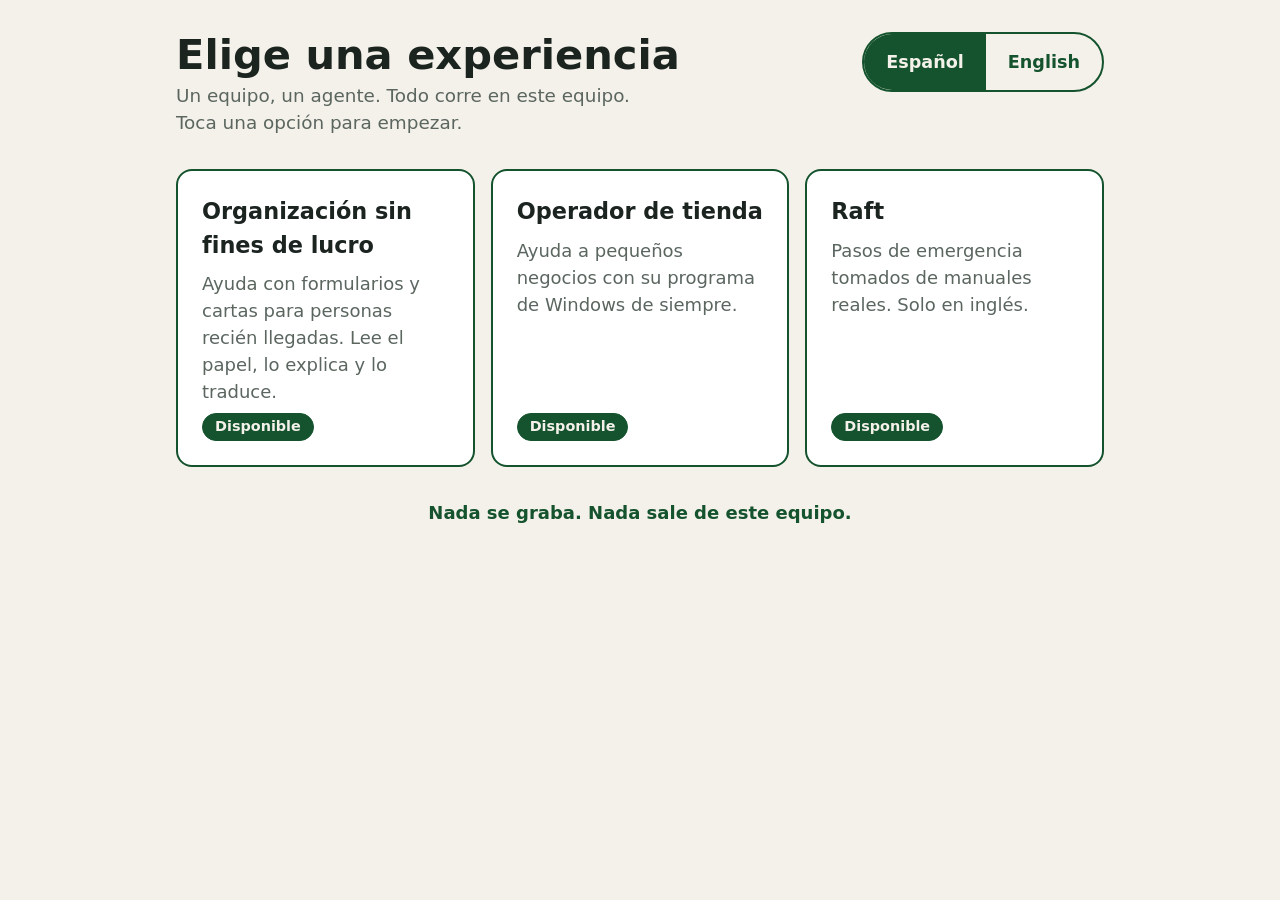
<file: apps/launcher/index.html>
<!DOCTYPE html>
<html lang="es">
<head>
<meta charset="utf-8">
<meta name="viewport" content="width=device-width, initial-scale=1">
<link rel="icon" type="image/svg+xml" href="/favicon.ico">
<title>AI Kiosk — Elige una experiencia</title>
<link rel="stylesheet" href="styles.css">
</head>
<body>
<main class="launcher">
  <header>
    <div>
      <h1 data-i18n="title">Elige una experiencia</h1>
      <p class="subtitle" data-i18n="subtitle">Un equipo, un agente. Todo corre en este equipo. Toca una opción para empezar.</p>
    </div>
    <div class="lang-toggle" role="group" aria-label="Idioma / Language">
      <button type="button" id="lang-es" aria-pressed="true">Español</button>
      <button type="button" id="lang-en" aria-pressed="false">English</button>
    </div>
  </header>

  <ul class="cards">
    <li>
      <a class="card" href="../kiosk-intercambio/" data-keep-query>
        <h2 data-i18n="nonprofit_name">Organización sin fines de lucro</h2>
        <p data-i18n="nonprofit_desc">Ayuda con formularios y cartas para personas recién llegadas. Lee el papel, lo explica y lo traduce.</p>
        <span class="tag live" data-i18n="live">Disponible</span>
      </a>
    </li>
    <li>
      <a class="card" href="../kiosk-shop/" data-keep-query>
        <h2 data-i18n="shop_name">Operador de tienda</h2>
        <p data-i18n="shop_desc">Ayuda a pequeños negocios con su programa de Windows de siempre.</p>
        <span class="tag live" data-i18n="live">Disponible</span>
      </a>
    </li>
    <li>
      <a class="card" href="../kiosk-raft/" data-keep-query>
        <h2 data-i18n="lifeboat_name">Raft</h2>
        <p data-i18n="lifeboat_desc">Pasos de emergencia tomados de manuales reales. Solo en inglés.</p>
        <span class="tag live" data-i18n="live">Disponible</span>
      </a>
    </li>
  </ul>

  <p class="privacy" data-i18n="privacy">Nada se graba. Nada sale de este equipo.</p>
</main>
<script src="app.js"></script>
</body>
</html>
</file>
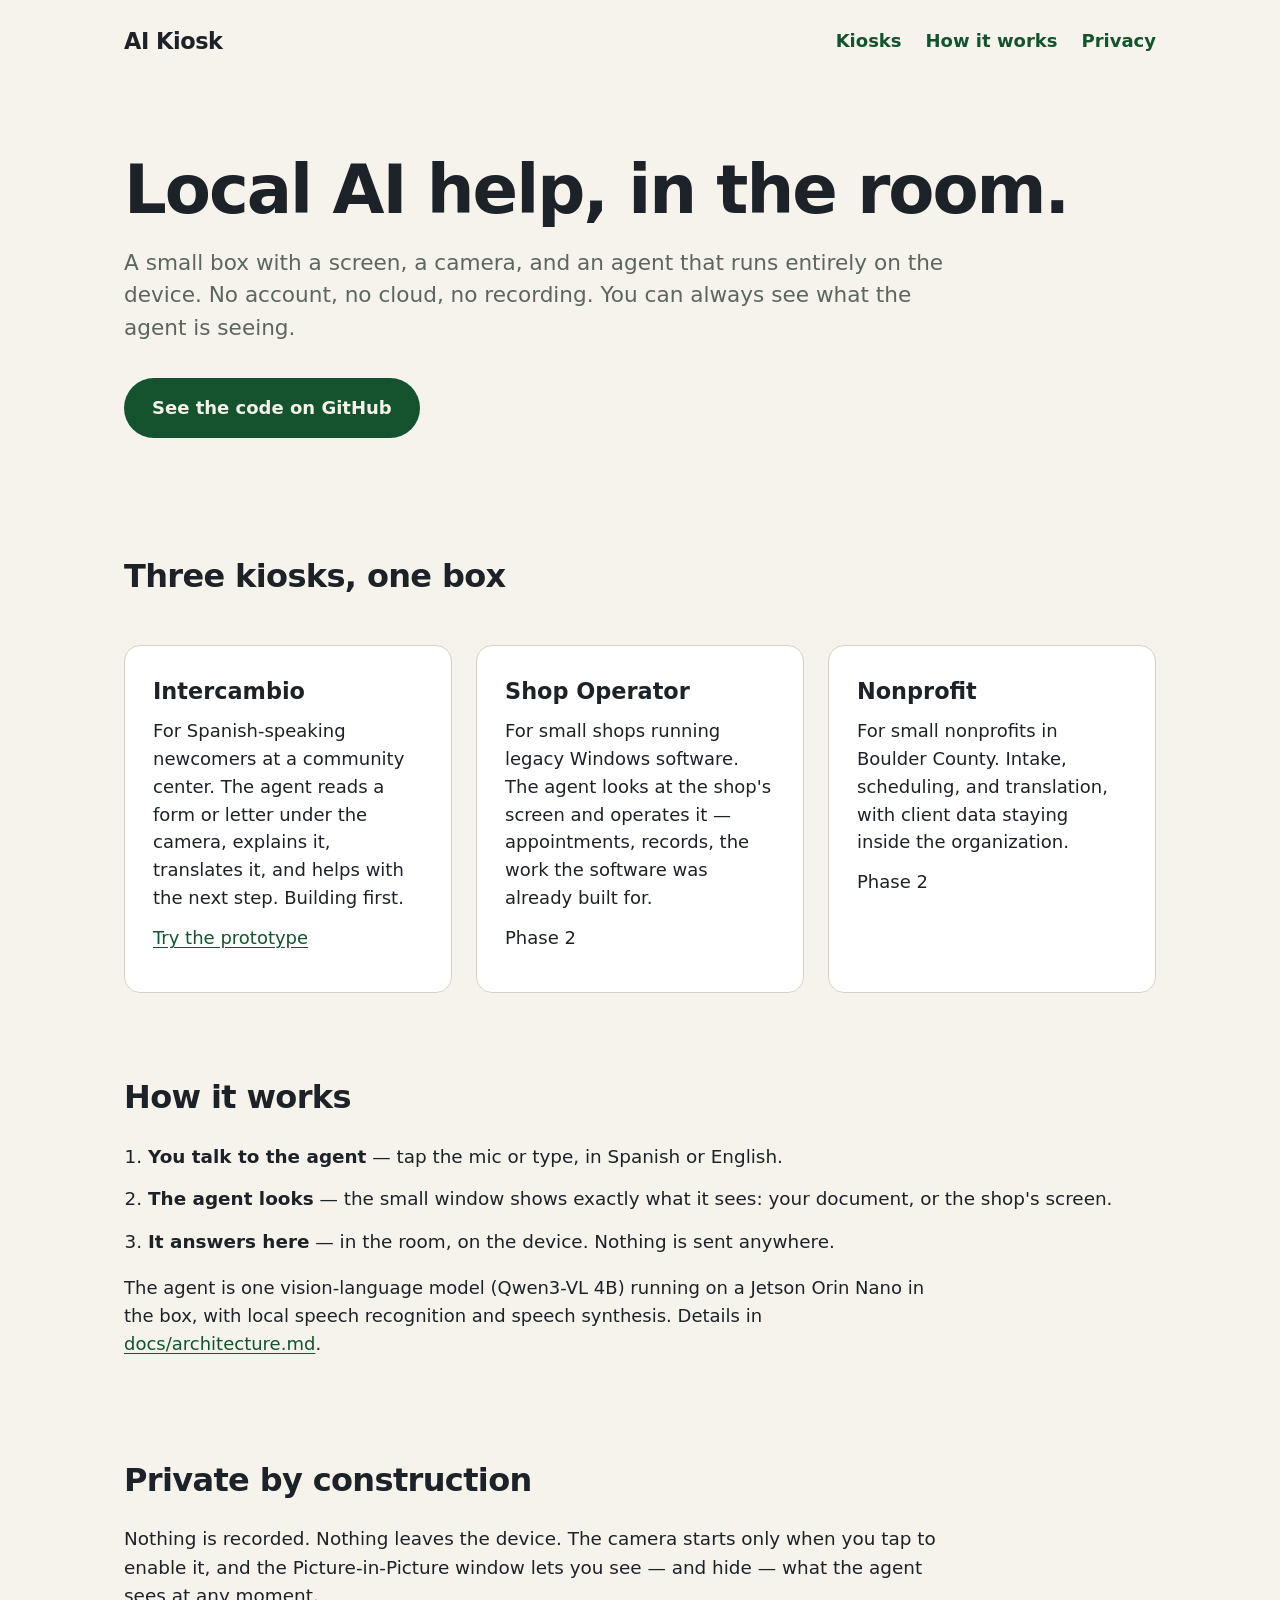
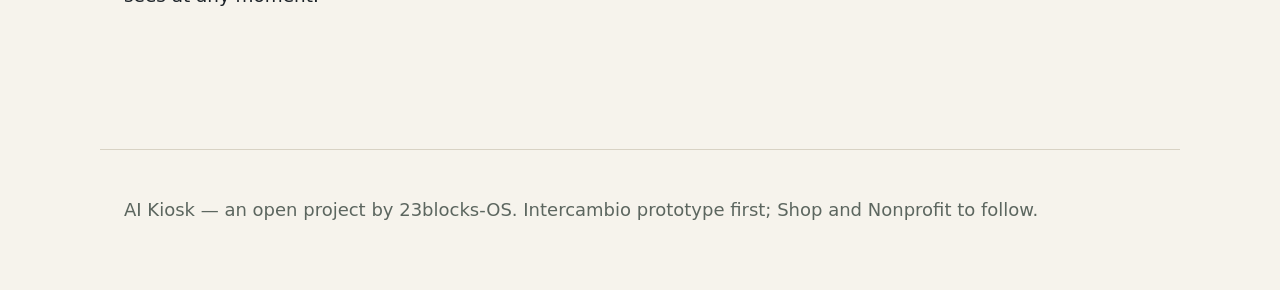
<file: apps/website/index.html>
<!DOCTYPE html>
<html lang="en">
<head>
<meta charset="utf-8">
<meta name="viewport" content="width=device-width, initial-scale=1">
<link rel="icon" type="image/svg+xml" href="/favicon.ico">
<title>AI Kiosk — local AI help, in the room</title>
<link rel="stylesheet" href="styles.css">
</head>
<body>
<header class="site-header">
  <p class="brand">AI Kiosk</p>
  <nav><a href="#kiosks">Kiosks</a><a href="#how">How it works</a><a href="#privacy">Privacy</a></nav>
</header>

<main>
  <section class="hero">
    <h1>Local AI help, in the room.</h1>
    <p class="lede">A small box with a screen, a camera, and an agent that runs
    entirely on the device. No account, no cloud, no recording. You can
    always see what the agent is seeing.</p>
    <p><a class="cta" href="https://github.com/23blocks-OS/ai-kiosk">See the code on GitHub</a></p>
  </section>

  <section id="kiosks" class="kiosks">
    <h2>Three kiosks, one box</h2>
    <article>
      <h3>Intercambio</h3>
      <p>For Spanish-speaking newcomers at a community center. The agent
      reads a form or letter under the camera, explains it, translates it,
      and helps with the next step. Building first.</p>
      <p><a href="../kiosk-intercambio/">Try the prototype</a></p>
    </article>
    <article>
      <h3>Shop Operator</h3>
      <p>For small shops running legacy Windows software. The agent looks
      at the shop's screen and operates it — appointments, records, the
      work the software was already built for.</p>
      <p>Phase 2</p>
    </article>
    <article>
      <h3>Nonprofit</h3>
      <p>For small nonprofits in Boulder County. Intake, scheduling, and
      translation, with client data staying inside the organization.</p>
      <p>Phase 2</p>
    </article>
  </section>

  <section id="how" class="how">
    <h2>How it works</h2>
    <ol>
      <li><strong>You talk to the agent</strong> — tap the mic or type, in Spanish or English.</li>
      <li><strong>The agent looks</strong> — the small window shows exactly what it sees: your document, or the shop's screen.</li>
      <li><strong>It answers here</strong> — in the room, on the device. Nothing is sent anywhere.</li>
    </ol>
    <p>The agent is one vision-language model (Qwen3-VL 4B) running on a
    Jetson Orin Nano in the box, with local speech recognition and speech
    synthesis. Details in <a href="../docs/architecture.md">docs/architecture.md</a>.</p>
  </section>

  <section id="privacy" class="privacy">
    <h2>Private by construction</h2>
    <p>Nothing is recorded. Nothing leaves the device. The camera starts
    only when you tap to enable it, and the Picture-in-Picture window lets
    you see — and hide — what the agent sees at any moment.</p>
  </section>
</main>

<footer>
  <p>AI Kiosk — an open project by 23blocks-OS. Intercambio prototype first; Shop and Nonprofit to follow.</p>
</footer>
</body>
</html>
</file>
<file: apps/launcher/styles.css>
/* Same look as the kiosk pages (packages/shared-ui/agent.css): cream and green. */
:root { --bg:#f4f1ea; --panel:#ffffff; --text:#1c2420; --muted:#5b665f; --green:#14532d; --line:#d9d3c4; --focus:#f5c86b; }
* { box-sizing: border-box; }
body { margin:0; background:var(--bg); color:var(--text); font:18px/1.5 system-ui, sans-serif; }
.launcher { max-width:960px; margin:0 auto; padding:32px 16px; }
header { display:flex; justify-content:space-between; gap:16px; flex-wrap:wrap; align-items:flex-start; }
h1 { margin:0 0 4px; font-size:2.6rem; line-height:1.1; }
.subtitle { margin:0; color:var(--muted); max-width:40ch; font-size:1.15rem; }
.lang-toggle { display:inline-flex; border:2px solid var(--green); border-radius:999px; overflow:hidden; }
.lang-toggle button { min-height:56px; padding:0 22px; border:none; background:transparent; color:var(--green); font:inherit; font-size:1.1rem; font-weight:700; cursor:pointer; }
.lang-toggle button[aria-pressed="true"] { background:var(--green); color:var(--bg); }
.lang-toggle button:focus-visible { outline:3px solid var(--focus); outline-offset:2px; }
.cards { list-style:none; margin:32px 0; padding:0; display:grid; gap:16px; grid-template-columns:repeat(auto-fit, minmax(260px, 1fr)); }
.card { display:flex; flex-direction:column; gap:8px; height:100%; padding:24px; background:var(--panel); border:2px solid var(--line); border-radius:16px; color:inherit; text-decoration:none; }
.card h2 { margin:0; font-size:1.4rem; }
.card p { margin:0; color:var(--muted); flex:1; }
a.card { border-color:var(--green); }
a.card:hover, a.card:focus-visible { background:#eef5ef; outline:3px solid var(--focus); outline-offset:2px; }
.card.is-soon { opacity:.6; border-style:dashed; }
.tag { align-self:flex-start; font-size:.9rem; font-weight:700; padding:2px 12px; border-radius:999px; border:1px solid var(--line); color:var(--muted); }
.tag.live { border-color:var(--green); background:var(--green); color:var(--bg); }
.privacy { color:var(--green); font-weight:700; text-align:center; }
</file>
<file: apps/website/styles.css>
* { box-sizing: border-box; }
body {
  margin: 0;
  background: #f6f3ec;
  color: #1c2228;
  font-family: system-ui, -apple-system, "Segoe UI", Roboto, sans-serif;
  font-size: 18px;
  line-height: 1.55;
}
::selection { background: #f5c86b; color: #1c2228; }
a { color: #14532d; text-underline-offset: 3px; }
a:hover { color: #0f4023; }

.site-header {
  display: flex;
  justify-content: space-between;
  align-items: center;
  gap: 24px;
  max-width: 1080px;
  margin: 0 auto;
  padding: 24px;
}
.brand { margin: 0; font-size: 1.4rem; font-weight: 800; letter-spacing: -0.02em; }
.site-header nav { display: flex; gap: 24px; }
.site-header nav a { font-weight: 600; text-decoration: none; }

main { max-width: 1080px; margin: 0 auto; padding: 0 24px 80px; }
.hero { padding: 72px 0 56px; }
.hero h1 {
  margin: 0 0 20px;
  font-size: clamp(2.6rem, 6vw, 4.2rem);
  line-height: 1.05;
  letter-spacing: -0.03em;
  text-wrap: balance;
}
.lede { font-size: 1.35rem; line-height: 1.5; color: #5c665f; max-width: 60ch; }
.cta {
  display: inline-block;
  margin-top: 12px;
  padding: 16px 28px;
  border-radius: 999px;
  background: #14532d;
  color: #f4f1ea;
  font-weight: 700;
  text-decoration: none;
}
.cta:hover { background: #0f4023; color: #f4f1ea; }

section { padding: 40px 0; }
h2 { font-size: 2rem; letter-spacing: -0.02em; margin: 0 0 20px; }
h3 { font-size: 1.4rem; margin: 0 0 8px; }

.kiosks {
  display: grid;
  grid-template-columns: repeat(auto-fit, minmax(280px, 1fr));
  gap: 24px;
}
.kiosks h2 { grid-column: 1 / -1; }
.kiosks article {
  background: #fff;
  border: 1px solid #d8d2c4;
  border-radius: 16px;
  padding: 28px;
}
.kiosks article p { margin: 0 0 12px; }

.how ol { margin: 0; padding-left: 24px; display: grid; gap: 14px; font-size: 1.15rem; }
.how p { max-width: 70ch; }
.privacy p { max-width: 70ch; font-size: 1.15rem; }

footer {
  border-top: 1px solid #d8d2c4;
  max-width: 1080px;
  margin: 0 auto;
  padding: 28px 24px 48px;
  color: #5c665f;
}
</file>
